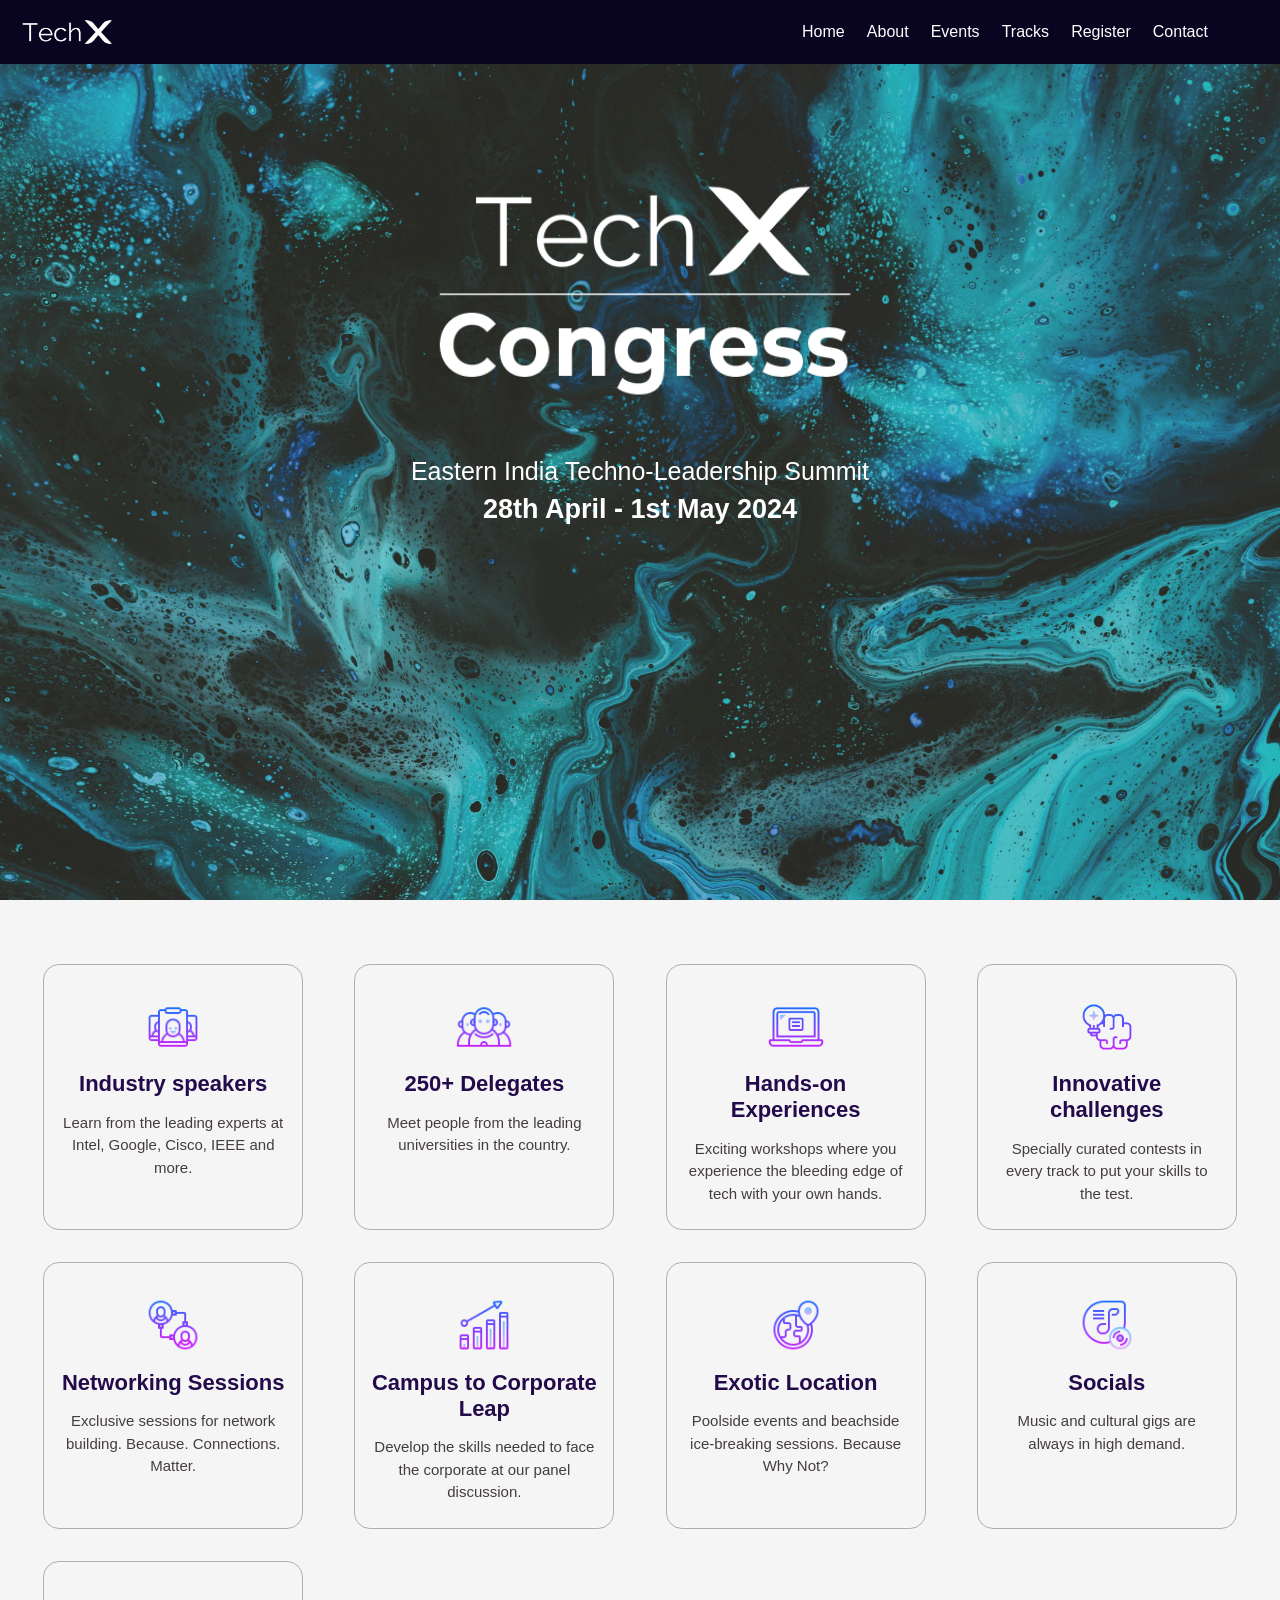
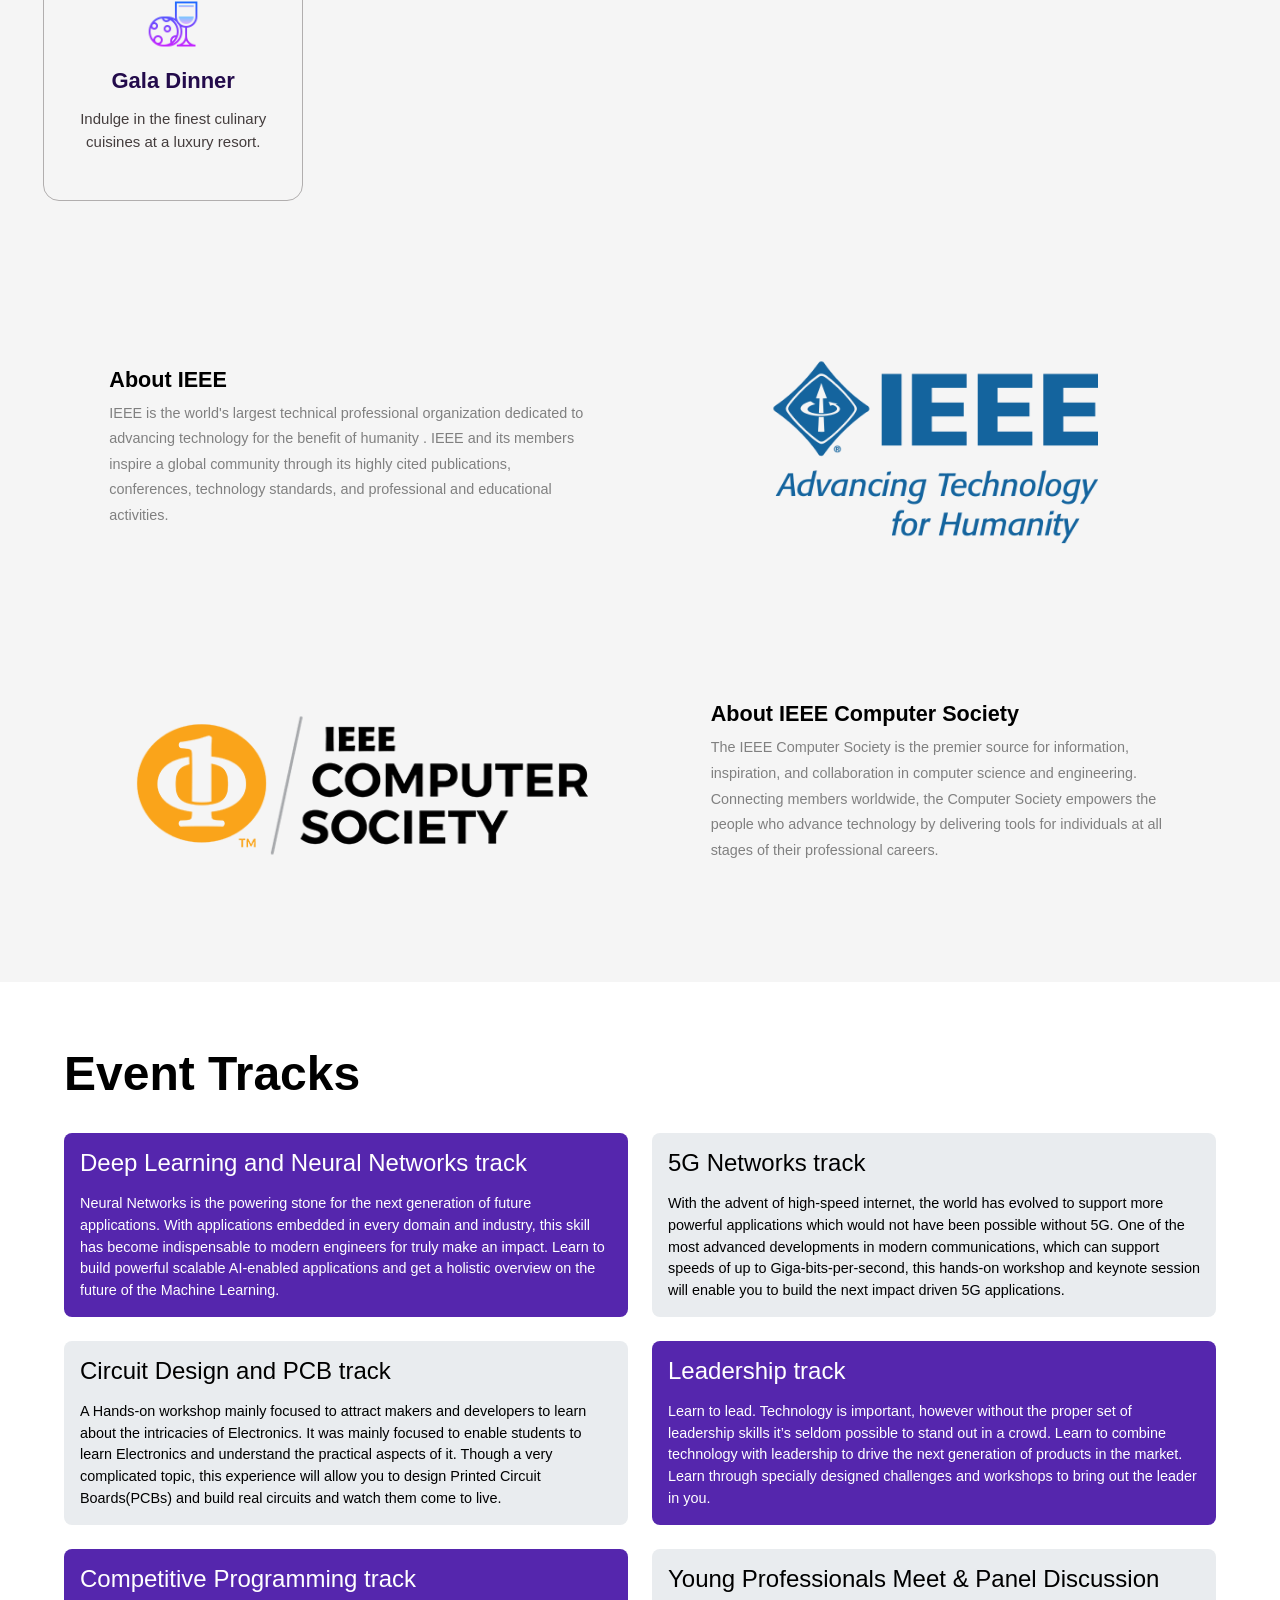
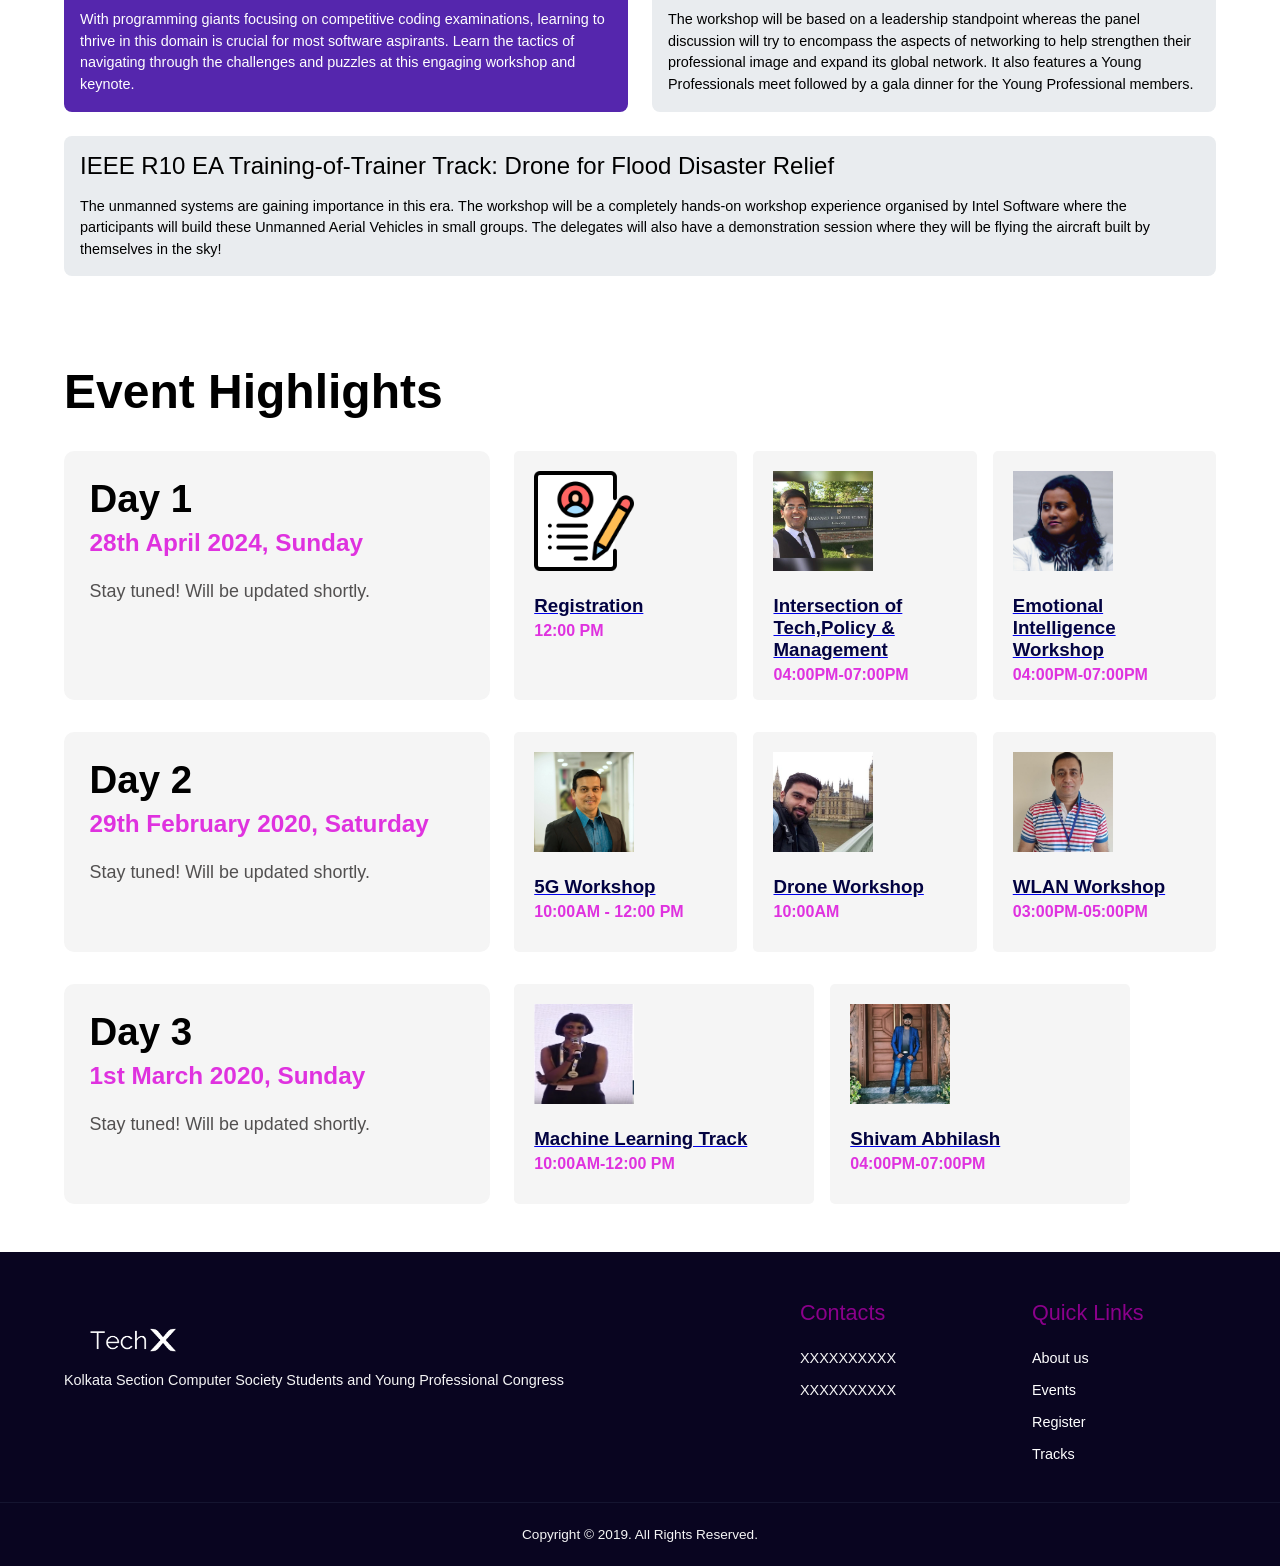
<file: index.html>
<!DOCTYPE html>
<html lang="en">
<head>
    <meta charset="UTF-8">
    <meta name="viewport" content="width=device-width, initial-scale=1.0">
    <title>IEEE Tech X Congress</title>
    <link rel="stylesheet" href="style.css">
</head>
<body>
    <header>
        <div class="navbar">
            <div class="nav-logo">
                <div class="logo"></div>
            </div>

            <button class="nav-toggle" id="nav-toggle" type="button" aria-label="Toggle navigation menu" aria-expanded="false" aria-controls="nav-menu">
                <span></span>
                <span></span>
                <span></span>
            </button>

            <div class="nav-menu" id="nav-menu">
                <div class="nav-home"><a class="menu" href="index.html">Home</a></div>
                <div class="nav-about"><a class="menu" href="#about-section">About</a></div>
                <div class="nav-events"><a class="menu" href="#event-highlights">Events</a></div>
                <div class="nav-tracks"><a class="menu" href="#event-tracks">Tracks</a></div>
                <div class="nav-register"><a class="menu" href="register.html">Register</a></div>
                <div class="nav-contact"><a class="menu" href="#footer">Contact</a></div>
            </div>
        </div>
    </header>
    <div class="hero-section">
        <div class="hero-container">
            <div class="hero-logo">

            </div>
            <div class="hero-info">
                <p id="heroinfo-line1">Eastern India Techno-Leadership Summit</p>
                <p id="heroinfo-line2">28th April - 1st May 2024</p>
            </div>
        </div>

    </div>
    <div class="boxes-container">
        <div class="box">
            <div class="box-img" style="background-image: url(speakers.png);"></div>
            <h2>Industry speakers</h2>
            <p>Learn from the leading experts at Intel, Google, Cisco, IEEE and more.</p>
        </div>
        <div class="box">
            <div class="box-img" style="background-image: url(delegates.png);"></div>
            <h2>250+ Delegates</h2>
            <p>Meet people from the leading universities in the country.</p>
        </div>
        <div class="box">
            <div class="box-img" style="background-image: url(hands-on-experience.png);"></div>
            <h2>Hands-on Experiences</h2>
            <p>Exciting workshops where you experience the bleeding edge of tech with your own hands.</p>
        </div>
        <div class="box">
            <div class="box-img" style="background-image: url(innovative-challenges.png);"></div>
            <h2>Innovative challenges</h2>
            <p>Specially curated contests in every track to put your skills to the test.</p>
        </div>
        <div class="box">
            <div class="box-img" style="background-image: url(networking.png);"></div>
            <h2>Networking Sessions</h2>
            <p>Exclusive sessions for network building. Because. Connections. Matter.</p>
        </div>
        <div class="box">
            <div class="box-img" style="background-image: url(leadership.png);"></div>
            <h2>Campus to Corporate Leap</h2>
            <p>Develop the skills needed to face the corporate at our panel discussion.</p>
        </div>
        <div class="box">
            <div class="box-img" style="background-image: url(exotic-location.png);"></div>
            <h2>Exotic Location</h2>
            <p>Poolside events and beachside ice-breaking sessions. Because Why Not?</p>
        </div>
        <div class="box">
            <div class="box-img" style="background-image: url(socials.png);"></div>
            <h2>Socials</h2>
            <p>Music and cultural gigs are always in high demand.</p>
        </div>
        <div class="box">
            <div class="box-img" style="background-image: url(gala-dinner.png);"></div>
            <h2>Gala Dinner</h2>
            <p>Indulge in the finest culinary cuisines at a luxury resort.</p>
        </div>
        
    </div>
    <div id="about-section">
        <div class="about-container c1">
            <div class="about-textbox">
                <h2>About IEEE</h2>
                <p>IEEE is the world's largest technical professional organization dedicated to advancing technology for the benefit of humanity . IEEE and its members inspire a global community through its highly cited publications, conferences, technology standards, and professional and educational activities.</p>
            </div>
            <div class="about-logo ab-logo1"></div>
        </div>
        <div class="about-container c2">
            <div class="about-logo ab-logo2"></div>
            <div class="about-textbox">
                <h2>About IEEE Computer Society</h2>
                <p>The IEEE Computer Society is the premier source for information, inspiration, and collaboration in computer science and engineering. Connecting members worldwide, the Computer Society empowers the people who advance technology by delivering tools for individuals at all stages of their professional careers.</p>
            </div>
        </div>
        
    </div>
    <div id="event-tracks">
        <div class="tracks-container">
            <h2 class="tracks-panel">Event Tracks</h2>
            <div class="tracks-boxes">
                <div class="track alt1">
                    <h3>Deep Learning and Neural Networks track</h3>
                    <p>Neural Networks is the powering stone for the next generation of future applications. With applications embedded in every domain and industry, this skill has become indispensable to modern engineers for truly make an impact. Learn to build powerful scalable AI-enabled applications and get a holistic overview on the future of the Machine Learning.</p>
                </div>
                <div class="track alt2">
                    <h3>5G Networks track</h3>
                    <p>With the advent of high-speed internet, the world has evolved to support more powerful applications which would not have been possible without 5G. One of the most advanced developments in modern communications, which can support speeds of up to Giga-bits-per-second, this hands-on workshop and keynote session will enable you to build the next impact driven 5G applications.</p>
                </div>
                <div class="track alt2">
                    <h3>Circuit Design and PCB track</h3>
                    <p>A Hands-on workshop mainly focused to attract makers and developers to learn about the intricacies of Electronics. It was mainly focused to enable students to learn Electronics and understand the practical aspects of it. Though a very complicated topic, this experience will allow you to design Printed Circuit Boards(PCBs) and build real circuits and watch them come to live.</p>
                </div>
                <div class="track alt1">
                    <h3>Leadership track</h3>
                    <p>Learn to lead. Technology is important, however without the proper set of leadership skills it’s seldom possible to stand out in a crowd. Learn to combine technology with leadership to drive the next generation of products in the market. Learn through specially designed challenges and workshops to bring out the leader in you.</p>
                </div>
                <div class="track alt1">
                    <h3>Competitive Programming track</h3>
                    <p>With programming giants focusing on competitive coding examinations, learning to thrive in this domain is crucial for most software aspirants. Learn the tactics of navigating through the challenges and puzzles at this engaging workshop and keynote.</p>
                </div>
                <div class="track alt2">
                    <h3>Young Professionals Meet & Panel Discussion</h3>
                    <p>The workshop will be based on a leadership standpoint whereas the panel discussion will try to encompass the aspects of networking to help strengthen their professional image and expand its global network. It also features a Young Professionals meet followed by a gala dinner for the Young Professional members.</p>
                </div>
                <div class="track alt2 long">
                    <h3>IEEE R10 EA Training-of-Trainer Track: Drone for Flood Disaster Relief</h3>
                    <p>The unmanned systems are gaining importance in this era. The workshop will be a completely hands-on workshop experience organised by Intel Software where the participants will build these Unmanned Aerial Vehicles in small groups. The delegates will also have a demonstration session where they will be flying the aircraft built by themselves in the sky!</p>
                </div>
            </div>
        </div>
       
    </div>
    <div id="event-highlights">
        <div class="highlight-container">
            <h2>Event Highlights</h2>
            <div class="highlights">
                <div class="event-block">
                    <div class="event-dates day1">
                        <h3>Day 1</h3>
                        <h4>28th April 2024, Sunday</h4>
                        <p>Stay tuned! Will be updated shortly.</p>
    
                    </div>
                    <div class="events">
                        <div class="event">
                            <img src="regi.png" alt="">
                            <a href="register.html"><h3>Registration</h3></a>
                            <h4>12:00 PM</h4>
                        </div>
                        <div class="event">
                            <img src="ss.jpeg" alt="">
                            <a href="register.html"><h3>Intersection of Tech,Policy & Management</h3></a>
                            <h4>04:00PM-07:00PM</h4>
                        </div>
                        <div class="event">
                            <img src="Megha.jpg" alt="">
                            <a href="register.html"><h3>Emotional Intelligence Workshop</h3></a>
                            <h4>04:00PM-07:00PM</h4>
                        </div>
                    </div>
                </div>
                <div class="event-block">
                    <div class="event-dates day2">
                        <h3>Day 2</h3>
                        <h4>29th February 2020, Saturday</h4>
                        <p>Stay tuned! Will be updated shortly.</p>
    
                    </div>
                    <div class="events">
                        <div class="event">
                            <img src="Subodh3.jpg" alt="">
                            <a href="register.html"><h3>5G Workshop</h3></a>
                            <h4>10:00AM - 12:00 PM</h4>
                        </div>
                        <div class="event">
                            <img src="anuj.jpg" alt="">
                            <a href="register.html"><h3>Drone Workshop</h3></a>
                            <h4>10:00AM</h4>
                        </div>
                        <div class="event">
                            <img src="suman.jpg" alt="">
                            <a href="register.html"><h3>WLAN Workshop</h3></a>
                            <h4>03:00PM-05:00PM</h4>
                        </div>
                    </div>
                </div>
                <div class="event-block">
                    <div class="event-dates day3">
                        <h3>Day 3</h3>
                        <h4>1st March 2020, Sunday</h4>
                        <p>Stay tuned! Will be updated shortly.</p>
    
                    </div>
                    <div class="events">
                        <div class="event">
                            <img src="usha2.png" alt="">
                            <a href="register.html"><h3>Machine Learning Track</h3></a>
                            <h4>10:00AM-12:00 PM</h4>
                        </div>
                        <div class="event">
                            <img src="Shivam.jpg" alt="">
                            <a href="register.html"><h3>Shivam Abhilash</h3></a>
                            <h4>04:00PM-07:00PM</h4>
                        </div>
                    </div>
                </div>
            </div>
        </div>
    </div>
    <footer id="footer">
        <div class="foot-panel1">
            <div class="panel1-container">
                <div class="ft-box1">
                    <img src="logo-techx.png" alt="Tech X logo">
                    <p>Kolkata Section Computer Society Students and Young Professional Congress</p>
                </div>
                <div class="ft-box2">
                    <h5>Contacts</h5>
                    <ul>
                        <li><p>XXXXXXXXXX</p></li>
                        <li><p>XXXXXXXXXX</p></li>
                    </ul>
                </div>
                <div class="ft-box3">
                    <h5>Quick Links</h5>
                    <ul>
                        <li><a class="menu" href="#about-section">About us</a></li>
                        <li><a class="menu" href="#event-highlights">Events</a></li>
                        <li><a class="menu" href="register.html">Register</a></li>
                        <li><a class="menu" href="#event-tracks">Tracks</a></li>
                    </ul>        
                </div>
            </div>
        </div>
        <div class="foot-panel2">
            Copyright © 2019. All Rights Reserved.
        </div>
    </footer>
    <script src="nav.js"></script>
</body>
</html>
</file>
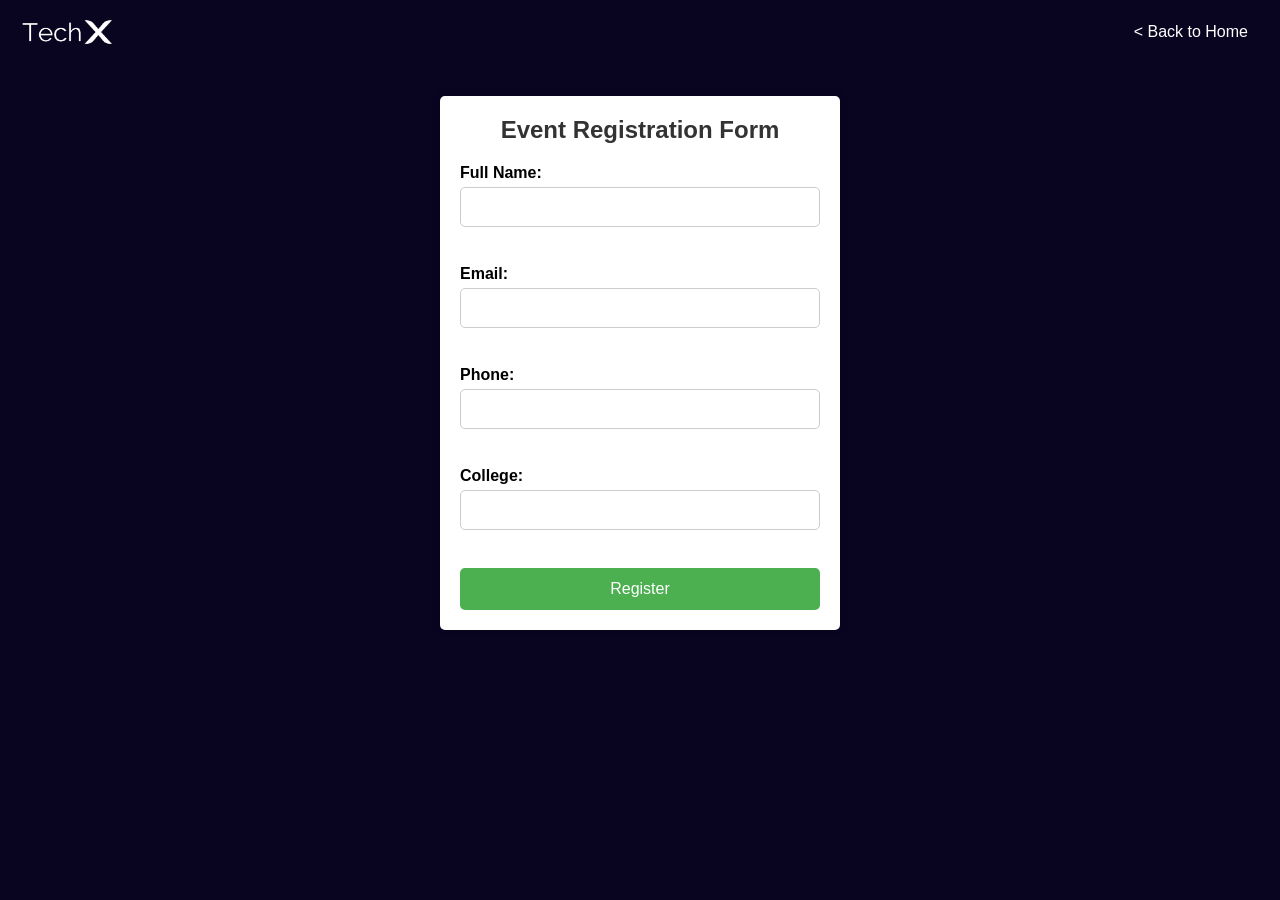
<file: register.html>
<!DOCTYPE html>
<html lang="en">
<head>
    <meta charset="UTF-8">
    <meta name="viewport" content="width=device-width, initial-scale=1.0">
    <title>Event Registration</title>
    <link rel="stylesheet" href="style.css">
</head>
<body>
    <header>
        <div class="navbar">
            <div class="nav-logo">
                <div class="logo"></div>
            </div>
            <div class="to-Home">
                <a class="menu" href="index.html"> < Back to Home</a>
            </div>
        </div>
    </header>
    <div class="reg-form">
        <div class="reg-container">
            <h2>Event Registration Form</h2>
            <form action="submit_registration.php" method="post">
            <label for="full_name">Full Name:</label><br>
            <input type="text" id="full_name" name="full_name" required><br><br>
            
            <label for="email">Email:</label><br>
            <input type="email" id="email" name="email" required><br><br>
            
            <label for="phone">Phone:</label><br>
            <input type="text" id="phone" name="phone" ><br><br>

            <label for="college">College:</label><br>
            <input type="text" id="college" name="college" ><br><br>
            
            <input type="submit" value="Register" href="index.html">
            </form>
        </div>
        
    </div>
    
</body>
</html>
</file>
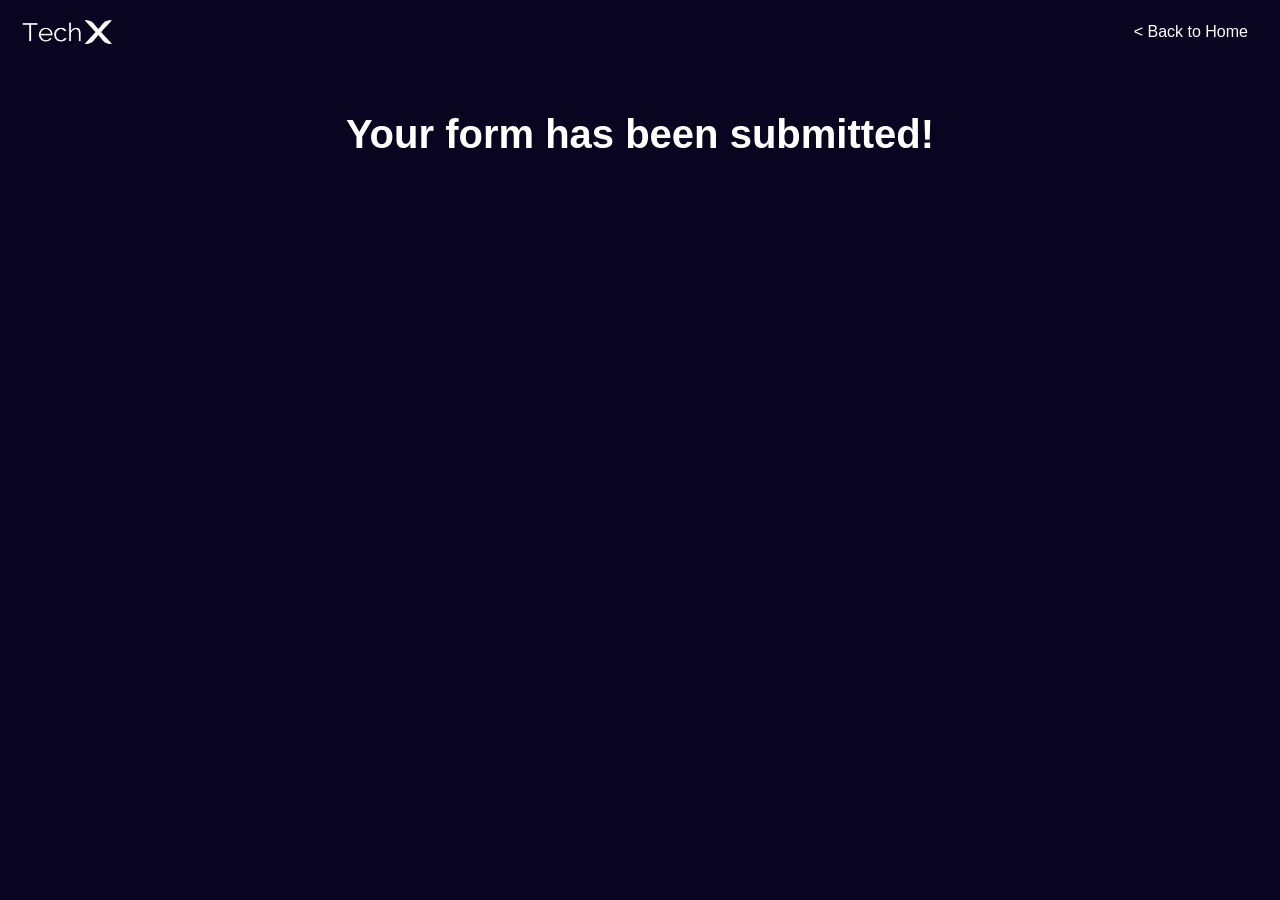
<file: submitted.html>
<!DOCTYPE html>
<html lang="en">
<head>
    <meta charset="UTF-8">
    <meta name="viewport" content="width=device-width, initial-scale=1.0">
    <title>Submitted</title>
    <link rel="stylesheet" href="style.css">
</head>
<body>
    <header>
        <div class="navbar">
            <div class="nav-logo">
                <div class="logo"></div>
            </div>
            <div class="to-Home">
                <a class="menu" href="index.html"> < Back to Home</a>
            </div>
        </div>
    </header>
    <div class="extra">
        <h1>Your form has been submitted!</h1>
    </div>
</body>
</html>
</file>
<file: style.css>
*{
    margin: 0;
    padding: 0;
    box-sizing: border-box;
    font-family: sans-serif;
}

html{
    scroll-behavior: smooth;
    scroll-padding-top: 64px; /* keeps anchor targets clear of the fixed navbar */
    -webkit-text-size-adjust: 100%;
}

img{
    max-width: 100%;
}

/* ---------- NAVBAR ---------- */
.navbar{
    height: 64px;
    width: 100%;
    background-color: rgb(9, 5, 32);
    color: white;
    display: flex;
    justify-content: space-between;
    align-items: center;
    position: fixed;
    top: 0;
    left: 0;
    z-index: 10;
}

.nav-logo{
    height: 50px;
    width: 130px;
    padding-left: 20px;
    flex-shrink: 0;
}

.logo{
    background-image:url(logo-techx.png);
    background-size: contain;      /* show the whole logo, never crop it */
    background-repeat: no-repeat;
    background-position: left center;
    height: 100%;
    width: 100%;
}

.nav-menu{
    height: 50px;
    flex: 0 1 500px;
    display: flex;
    justify-content: space-evenly;
    align-items: center;
    padding-right: 50px;
    font-size: 1rem;
}
.menu{
    text-decoration: none;
    color: white;
}
.menu:hover{
    box-shadow: 0 0 1rem rgb(255,255,255,0.7);
}

/* hamburger button (hidden on desktop) */
.nav-toggle{
    display: none;
    width: 44px;
    height: 44px;
    margin-right: 12px;
    padding: 10px;
    background: none;
    border: none;
    cursor: pointer;
    flex-direction: column;
    justify-content: center;
    gap: 5px;
}
.nav-toggle span{
    display: block;
    width: 100%;
    height: 2px;
    background-color: white;
    border-radius: 2px;
    transition: transform 0.25s ease, opacity 0.25s ease;
}
.nav-toggle[aria-expanded="true"] span:nth-child(1){
    transform: translateY(7px) rotate(45deg);
}
.nav-toggle[aria-expanded="true"] span:nth-child(2){
    opacity: 0;
}
.nav-toggle[aria-expanded="true"] span:nth-child(3){
    transform: translateY(-7px) rotate(-45deg);
}

/* ---------- HERO ---------- */
.hero-section{
    min-height: 100vh;
    min-height: 100svh;
    background-image: url(pawel-czerwinski-yzbF63GQmhE-unsplash.jpg);
    background-size: cover;
    background-position: center;
    opacity:0.85;
    text-align: center;
    display: flex;
    justify-content: center;
    padding: 64px 1rem 3rem;
}

.hero-container{
    width: 100%;
    max-width: 1000px;
    display: flex;
    flex-wrap: wrap;
    justify-content: center;
    align-items: flex-start;
    align-content: flex-start;
}

.hero-logo{
    background-image: url(logo-techX-3.png) ;
    background-size: contain;
    background-repeat: no-repeat;
    background-position: center;
    width: min(600px, 100%);
    aspect-ratio: 2 / 1;
    margin-top: clamp(1rem, 6vw, 80px);
}
.hero-info{
    width: 100%;
    color: white;
    font-size: clamp(1rem, 3.4vw, 25px);
    display: block;
    font-family: Arial, Helvetica, sans-serif;
    margin-top: 1rem;
}
#heroinfo-line1{
    width: 100%;
    margin-bottom: 0.5rem;
}
#heroinfo-line2{
    width: 100%;
    font-size: clamp(1.1rem, 4vw, 27px);
    font-weight: 700;
}

/* ---------- FEATURE BOXES ---------- */
.boxes-container{
    display: grid;
    grid-template-columns: repeat(auto-fit, minmax(min(240px, 100%), 260px));
    justify-content: space-evenly;
    gap: 2rem;
    padding: 4rem 1.5rem;
    background-color: whitesmoke;
}
.box{
    border: 0.3px solid rgb(177, 174, 174);
    border-radius: 1rem;
    width: 100%;
    min-height: 240px;
    padding: 1.5rem 1rem;
    text-align: center;
    display: flex;
    flex-direction: column;
    justify-content: flex-start;
    align-items: center;
    gap: 0.9rem;
    background-color: whitesmoke;
}
.box:hover{
    border: 2px solid black;
    border-left: 2px solid rgb(128, 118, 118);
    border-right: 2px solid rgb(128, 118, 118);
    padding: calc(1.5rem - 1.7px) calc(1rem - 1.7px);
}
.box-img{
    width: 60px;
    height: 60px;
    flex-shrink: 0;
    background-size: contain;
    background-repeat: no-repeat;
    background-position: center;
    margin-top: 0.5rem;
}
.box h2{
    width: 100%;
    font-size: 22px;
    font-weight: 700;
    color: rgb(35, 11, 75);
    font-family: sans-serif;
}
.box p{
    width: 100%;
    font-size: 15px;
    line-height: 1.5;
    font-family: Arial, Helvetica, sans-serif;
    color: rgb(68, 61, 61);
}

/* ---------- ABOUT ---------- */
#about-section{
    background-color: whitesmoke;
    display: flex;
    flex-direction: column;
    gap: 3rem;
    padding: 3rem 1.5rem;
}
.about-container{
    width: 100%;
    max-width: 1200px;
    margin: 0 auto;
    display: flex;
    justify-content: space-evenly;
    align-items: center;
    gap: 2rem;
}

.about-textbox{
    width: 40%;
    text-align: left;
    font-family: Arial, Helvetica, sans-serif;
}
.about-textbox h2{
    font-weight: 600;
    font-size: 1.35rem;
}
.about-textbox p{
    font-size: 0.9rem;
    margin-top: 0.5rem;
    color: grey;
    font-family: sans-serif;
    line-height: 1.6rem;
}
.about-textbox button{
    height: 3rem;
    width: 7rem;
    font-size: 1rem;
    margin-top: 20px;
    color: white;
    background-color: rgb(199, 28, 156);
    border: none;
    border-radius: 1rem;
    font-weight: 700;
}
.about-logo{
    width: 40%;
    aspect-ratio: 16 / 9;
    align-self: center;
    background-size: contain;
    background-repeat: no-repeat;
    background-position: center;
}
.ab-logo1{
    background-image:url(ieee-logo.png);
}
.ab-logo2{
    background-image: url(cs-logo-2.png);
    width: 45%;
}

/* ---------- EVENT TRACKS ---------- */
#event-tracks{
    display: flex;
    justify-content: center;
    padding: 2rem 0;
}
.tracks-container{
    width: 90%;
    max-width: 1200px;
}
.tracks-panel{
    font-size: clamp(2rem, 6vw, 3rem);
    font-family: Calibri, sans-serif;
    font-weight: 700;
    margin-top: 2rem ;
    margin-bottom: 2rem;
}
.tracks-boxes{
    display: flex;
    flex-wrap: wrap;
    justify-content: space-between;
    gap: 1.5rem;
}
.track{
    width: calc(50% - 0.75rem);
    border-radius: 0.5rem;
    font-family: sans-serif;
}
.track h3{
    font-weight: 500;
    font-size: 1.5rem;
    margin: 1rem;
}
.track p{
    font-size: 0.9rem;
    margin-left: 1rem;
    margin-bottom: 1rem;
    margin-right: 1rem;
    line-height: 150%;
}
.long{
    width: 100%;
}
.alt1{
    background-color: rgb(85, 38, 173);
    color:white;
}
.alt2{
    background-color: #e9ecef;
}

/* ---------- EVENT HIGHLIGHTS ---------- */
#event-highlights{
    display: flex;
    justify-content: center;
    padding: 2rem 0 3rem;
}
.highlight-container{
    width: 90%;
    max-width: 1200px;
    display: block;
}
.highlight-container h2{
    font-family: sans-serif;
    font-size: clamp(2rem, 6vw, 3rem);
    margin: 1.5rem 0;
}
.event-block{
    display: flex;
    flex-wrap: wrap;
    justify-content: space-between;
    align-items: stretch;
    gap: 1.5rem;
    margin-top: 2rem;
}
.event-dates{
    background-color: whitesmoke;
    flex: 0 0 37%;
    padding: clamp(1rem, 2vw, 2rem);
    border-radius: 10px;
}
.events{
    flex: 1 1 0;
    min-width: 0;
    display: flex;
    flex-wrap: wrap;
    justify-content: flex-start;
    gap: 1rem;
}
.date-buttons{
    padding-top:5vw;
    margin-bottom: 3vw;
}
.date-buttons button{
    background-color: white ;
    box-shadow: 0 0 1rem rgba(95, 94, 94, 0.7);
    height: 44px;
    width: 44px;
    border-radius: 50%;
    border: none;
    margin-right: 1.5rem;
    color: black;
    font-size: 1.1rem;
    font-weight: 600;
}
.date-buttons button:hover,
.date-buttons button:active{
    background-color: rgb(65, 9, 65);
    color: white;
}
.event-dates h3{
    font-size: clamp(1.6rem, 3vw, 2.7rem);
    margin-bottom: 0.5rem;
}
.event-dates h4{
    font-size: clamp(1rem, 1.9vw, 1.7rem);
    margin-bottom: 1.5rem;
    color: rgb(223, 50, 223);
}
.event-dates p{
    font-size: clamp(0.9rem, 1.4vw, 1.3rem);
    color: rgb(82, 80, 80);
}
.event{
    flex: 1 1 220px;
    max-width: 300px;
    min-height: 220px;
    display: block;
    background-color: whitesmoke;
    border-radius: 5px;
    padding-bottom: 1rem;
}
.event img{
    height: 100px;
    width: 100px;
    margin: 20px;
    object-fit: cover;
}
.event h3{
    margin-left: 20px;
    margin-right: 20px;
    margin-bottom: 5px;
    color: rgb(3, 3, 65);
}
.event h4{
    margin-left: 20px;
    margin-right: 20px;
    color: rgb(223, 50, 223);
}
.event img:hover{
    box-shadow: 0 0 1rem rgba(95, 94, 94, 0.7);
}

/* ---------- FOOTER ---------- */
footer{
    background-color: rgb(9, 5, 32);
    width: 100%;
    display: block;
}
.foot-panel1{
    border-bottom: 1px solid rgb(21, 21, 48);
    display: flex;
    justify-content: center;
    padding: 2rem 0;
}
.panel1-container{
    width: 90%;
    max-width: 1200px;
    display: flex;
    flex-wrap: wrap;
    justify-content: space-between;
    align-items: flex-start;
    gap: 2rem;
}
.ft-box1{
    flex: 1 1 280px;
}
.ft-box1 img{
    height: 80px;
    width: 140px;
    padding-top: 2rem;
    object-fit: contain;
}
.ft-box1 p{
    color: whitesmoke;
    font-family: sans-serif;
    font-size: 0.9rem;
    line-height: 1.5rem;
}
.ft-box2{
    flex: 0 1 200px;
    color: whitesmoke;
}
.ft-box2 h5{
    font-size: 1.5rem;
    margin: 1rem;
}
.ft-box3{
    flex: 0 1 200px;
    display: block;
}

.panel1-container h5{
    font-size: 1.35rem;
    margin: 1rem;
    color: darkmagenta;
    font-weight: 500;
    padding-top: 0;
}
.panel1-container ul{
    list-style: none;
    padding-left: 1rem;
    color: whitesmoke;
    font-size: 0.9rem;
    line-height: 2rem;
    font-weight: 200;
}
.foot-panel2{
    color: whitesmoke;
    font-size: 0.85rem;
    text-align: center;
    padding: 1.5rem 1rem;
}


/* ---------- REGISTRATION FORM ---------- */
.to-Home{
    padding-right: 2rem;
}
.reg-form{
    min-height: 100vh;
    padding-top: 64px;
    display: flex;
    justify-content: center;
    align-items: flex-start;
    background-color: rgb(9, 5, 32);
}
.reg-container{
    width: 100%;
    max-width: 400px;
    margin: 2rem 1rem 3rem;
    background: white;
    padding: 20px;
    border-radius: 5px;
    box-shadow: 0 0 10px rgba(0, 0, 0, 0.1);
}
.reg-form h2 {
    text-align: center;
    color: rgb(51, 51, 51);
}

.reg-form form{
    margin-top: 20px;
}

.reg-form label{
    font-weight: bold;
}

input[type="text"],
input[type="email"],
select {
    width: 100%;
    padding: 10px;
    margin: 5px 0 20px 0;
    border: 1px solid rgb(204, 204, 204);
    border-radius: 5px;
    box-sizing: border-box;
    font-size: 1rem; /* 16px+ stops iOS zooming into the field */
}

input[type="submit"] {
    width: 100%;
    background-color: rgb(76, 175, 80);
    color: white;
    padding: 12px 20px;
    border: none;
    border-radius: 5px;
    cursor: pointer;
    font-size: 1rem;
}

input[type="submit"]:hover {
    background-color: rgb(69, 160, 73);
}

/* ---------- SUBMITTED PAGE ---------- */
.extra{
    min-height: 100vh;
    padding: calc(64px + 3rem) 1.5rem 3rem;
    text-align: center;
    background-color: rgb(9, 5, 32);
    color: white;
}
.extra h1{
    font-size: clamp(1.5rem, 5vw, 2.5rem);
}


/* =========================================================
   RESPONSIVE BREAKPOINTS
   ========================================================= */

/* Tablet landscape / small laptop */
@media (max-width: 1024px){
    .nav-menu{
        padding-right: 1.5rem;
        flex-basis: 440px;
        font-size: 0.95rem;
    }
    .event-dates{
        flex-basis: 100%;
    }
    .events{
        flex-basis: 100%;
    }
    .event{
        max-width: none;
    }
}

/* Tablet portrait: hamburger menu, stacked sections */
@media (max-width: 800px){
    .nav-toggle{
        display: flex;
    }
    .nav-menu{
        position: absolute;
        top: 64px;
        left: 0;
        right: 0;
        height: auto;
        flex-direction: column;
        align-items: stretch;
        justify-content: flex-start;
        padding: 0.5rem 0 1rem;
        background-color: rgb(9, 5, 32);
        border-top: 1px solid rgb(21, 21, 48);
        box-shadow: 0 8px 16px rgba(0, 0, 0, 0.35);
        font-size: 1.05rem;
        display: none;
    }
    .nav-menu.open{
        display: flex;
    }
    .nav-menu > div{
        width: 100%;
    }
    .nav-menu .menu{
        display: block;
        padding: 0.9rem 1.5rem;
    }
    .nav-menu .menu:hover{
        box-shadow: none;
        background-color: rgb(21, 21, 48);
    }

    /* about: stack text and logos */
    .about-container{
        flex-direction: column;
        text-align: center;
    }
    .about-container.c2{
        flex-direction: column;
    }
    .about-textbox,
    .about-textbox p{
        width: 100%;
        text-align: left;
    }
    .about-logo,
    .ab-logo2{
        width: min(320px, 80%);
    }

    /* tracks: one column */
    .track{
        width: 100%;
    }

    .foot-panel1{
        padding: 1.5rem 0;
    }
}

/* Phones */
@media (max-width: 480px){
    .nav-logo{
        width: 112px;
        height: 44px;
        padding-left: 12px;
    }
    .to-Home{
        padding-right: 1rem;
    }

    .hero-section{
        padding-left: 0.75rem;
        padding-right: 0.75rem;
    }

    .boxes-container{
        padding: 2.5rem 1rem;
        gap: 1.25rem;
    }
    .box{
        min-height: 0;
    }

    #about-section{
        padding: 2rem 1rem;
        gap: 2rem;
    }

    .track h3{
        font-size: 1.25rem;
    }

    .event-block{
        margin-top: 1.5rem;
    }
    .event{
        flex-basis: 100%;
        min-height: 0;
    }

    .ft-box2,
    .ft-box3{
        flex-basis: 100%;
    }
    .ft-box2 h5,
    .panel1-container h5{
        margin-left: 0;
    }
    .panel1-container ul{
        padding-left: 0;
    }

    .reg-container{
        margin: 1.5rem 0.75rem 2rem;
        padding: 16px;
    }
}
</file>
